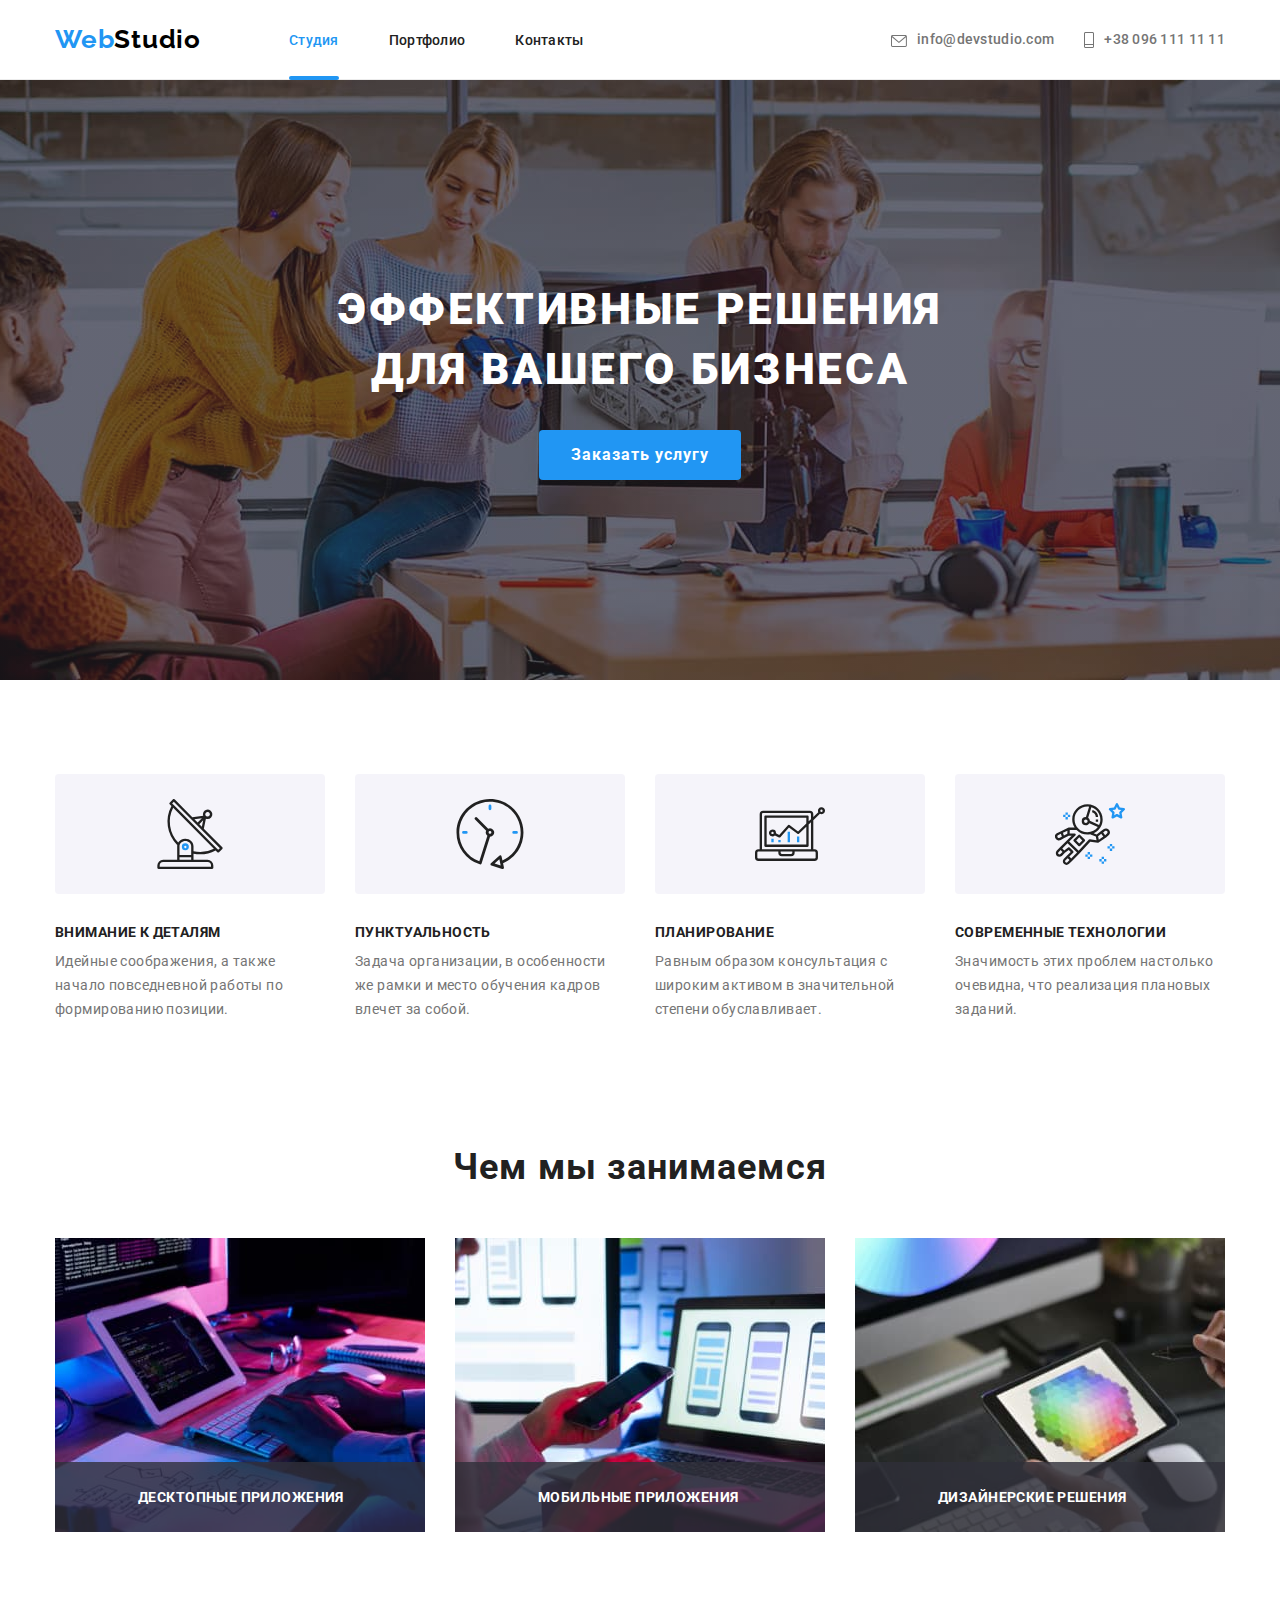
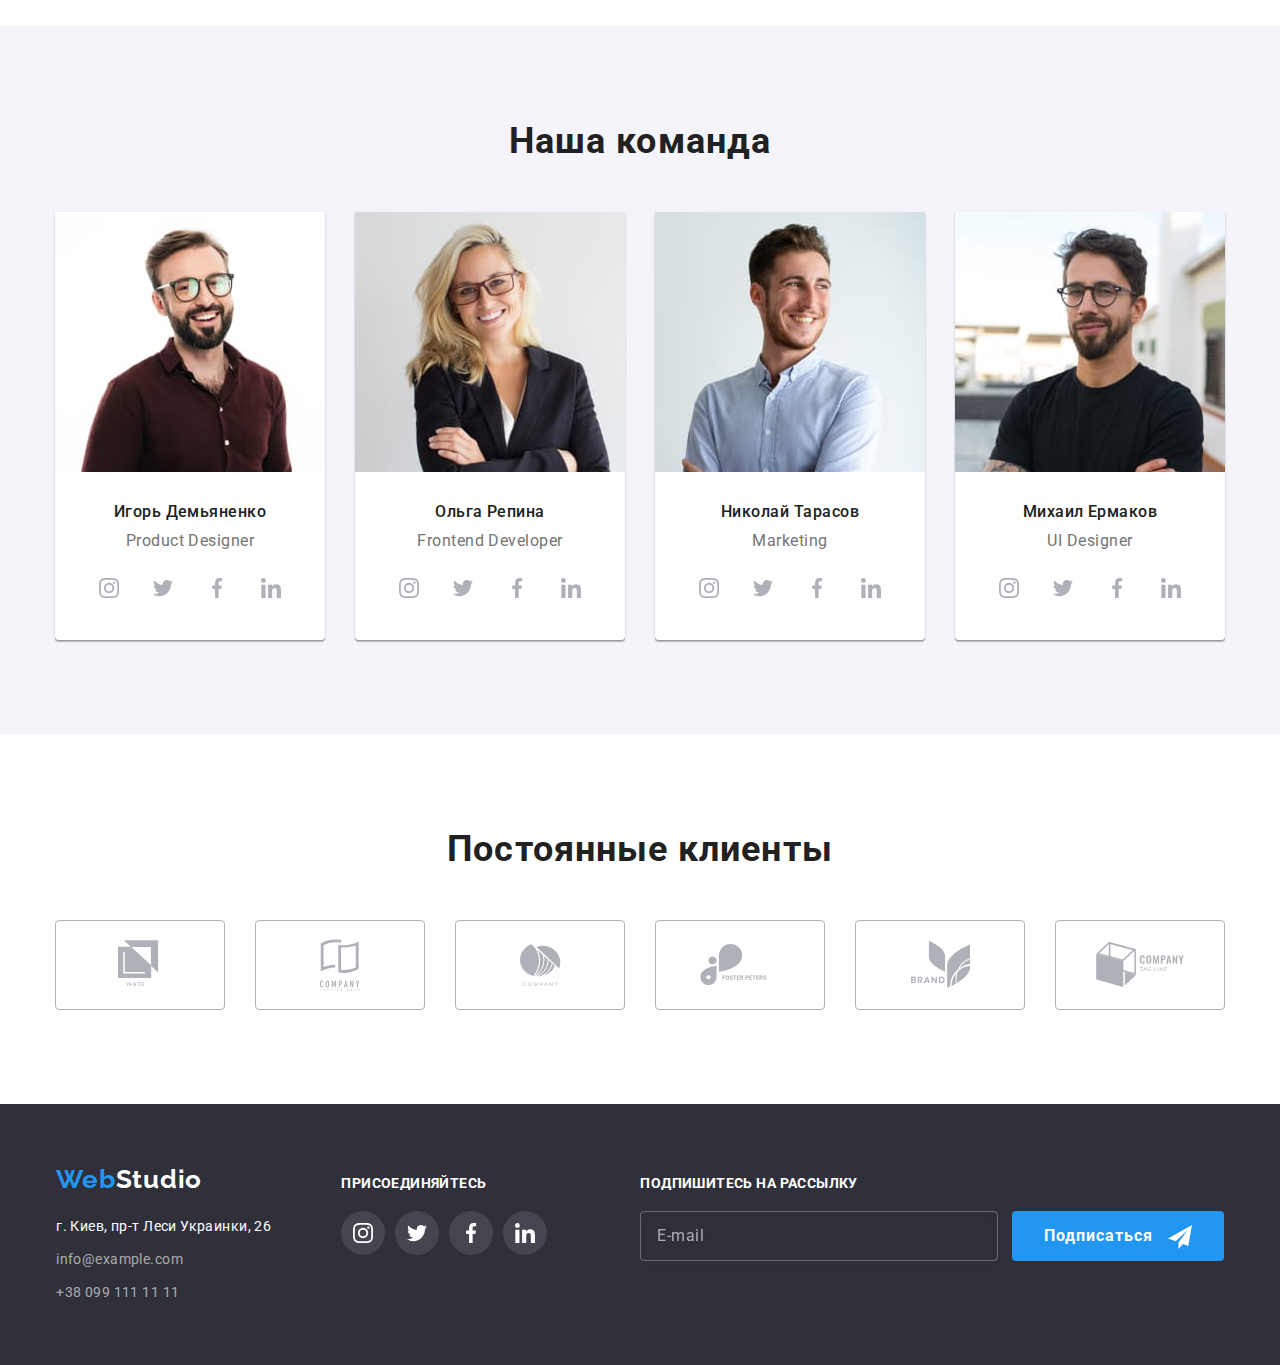
<file: index.html>
<!DOCTYPE html>
<html lang="ru">
  <head>
    <meta charset="UTF-8" />
    <meta name="viewport" content="width=device-width, initial-scale=1.0" />
    <title>WebStudio</title>
    <link
      rel="stylesheet"
      href="https://cdnjs.cloudflare.com/ajax/libs/modern-normalize/1.0.0/modern-normalize.css"
    />
    <link
      href="https://fonts.googleapis.com/css2?family=Raleway:wght@700&family=Roboto:wght@400;500;700;900&display=swap"
      rel="stylesheet"
    />
    <link rel="stylesheet" href="./css/main.min.css" />
  </head>
  <body>
    <!-- HEADER -->
    <header class="header">
      <div class="container">
                <a class="logo logo-header link" href="./index.html" aria-label="WebStudio Logo" lang="en"><span
                    class="logo-item">Web</span>Studio</a>
                

                
                <div class="menu-container" id="menu-container" data-menu>
                  <nav class="navigation">
                    <ul class="navigation-list list">
                      <li class="navigation-list-item">
                        <a class="navigation-list-link link current" href="./index.html">Студия</a>
                      </li>
                      <li class="navigation-list-item">
                        <a class="navigation-list-link link" href="./portfolio.html">Портфолио</a>
                      </li>
                      <li class="navigation-list-item">
                        <a class="navigation-list-link link" href="">Контакты</a>
                      </li>
                    </ul>
                  </nav>
                  <address class="address">
                    <ul class="header-address-list list">
                      <li class="header-address-list-item">
                        <a class="header-mail header-address-link link" href="mailto:info@devstudio.com"><svg
                            class="icon-envelope header-icon">
                            <use href="./images/svg/sprite.svg#icon-envelope"></use>
                          </svg><span>info@devstudio.com</span>
                        </a>
                      </li>
                      <li class="header-address-list-item">
                        <a class="header-tel-link header-address-link link" href="tel:+380961111111"><svg
                            class="icon-mobile header-icon">
                            <use href="./images/svg/sprite.svg#icon-mobile"></use>
                          </svg><span>+38 096 111 11 11</span>
                        </a>
                      </li>
                    </ul>
                  </address>
                </div>
                <button type="button" class="menu-button" aria-expanded="false" aria-controls="menu-container" data-menu-button>
                  <svg width="40" height="40" aria-label="Переключатель мобильного меню">
                    <use class="icon-cross" href="./images/svg/sprite.svg#icon-cross"></use>
                    <use class="icon-menu" href="./images/svg/sprite.svg#icon-menu"></use>
                  </svg>
                </button>
                
      </div>      
    </header>
    <main>
      <!-- HERO -->
      <section class="hero">
        <h1 class="title-hero">
          Эффективные решения<br />для вашего бизнеса
        </h1>
        <button class="button" type="button" data-modal-open>Заказать услугу</button>
        <div class="backdrop is-hidden" data-modal>
          <div class="modal">
            <h2 class="modal-title">Оставьте свои данные, мы вам перезвоним</h2>
            <form action="#" method="GET" class="contact-form">
              <label for="name" class="contact-form-label">Имя</label>
              <div class="contact-form-wrapper"><input type="text" class="contact-form-input" name="user-name" id="name" />
                <svg width="12" height="12" class="contact-form-svg">
                  <use href="./images/svg/sprite.svg#icon-name"></use>
                </svg></div>
              <label for="tel-number" class="contact-form-label">Телефон</label>
              <div class="contact-form-wrapper"><input type="tel" class="contact-form-input" name="user-tel-number"
                  id="tel-number" />
                <svg width="13" height="13" class="contact-form-svg">
                  <use href="./images/svg/sprite.svg#icon-tel"></use>
                </svg> </div>
              <label for="mail" class="contact-form-label">Почта</label>
              <div class="contact-form-wrapper"><input type="email" class="contact-form-input" name="user-mail" id="mail" />
                <svg width="15" height="12" class="contact-form-svg">
                  <use href="./images/svg/sprite.svg#icon-mail"></use>
                </svg></div>
              <label for="comment" class="contact-form-label">Комментарий</label>
              <textarea name="comment" id="comment" class="contact-form-comment" placeholder="Введите текст"></textarea>
              <div class="contact-form-policy-wrapper">
                <label class="contact-form-policy-label"><input type="checkbox" name="policy" value="accept-policy"
                    class="contact-form-policy visually-hidden" /><span class="contact-form-policy-text">Соглашаюсь с
                    рассылкой и принимаю <a href="" class="modal-link"> Условия договора</a></span><span class="modal-custom-checkbox"></span></label></div>
              <button type="submit" class="button">Отправить</button>
            </form>
            <button type="button" class="close-btn" data-modal-close><svg class="close-btn-svg">
                <use href="./images/svg/sprite.svg#icon-close"></use>
              </svg></button>
          </div>
        </div>
      </section>
      <!-- ADVANTAGES -->
      <section class="advantages">
        <div class="container">
          <h2 hidden>Преимущества</h2>
          <ul class="advantages-list list">
            <li class="advantages-list-item icon-antenna">
              <h3 class="advantages-subtitle">Внимание к деталям</h3>
              <p class="advantages-description">
                Идейные соображения, а также начало повседневной работы по
                формированию позиции.
              </p>
            </li>
            <li class="advantages-list-item icon-clock">
              <h3 class="advantages-subtitle">Пунктуальность</h3>
              <p class="advantages-description">
                Задача организации, в особенности же рамки и место обучения
                кадров влечет за собой.
              </p>
            </li>
            <li class="advantages-list-item icon-diagram">
              <h3 class="advantages-subtitle">Планирование</h3>
              <p class="advantages-description">
                Равным образом консультация с широким активом в значительной
                степени обуславливает.
              </p>
            </li>
            <li class="advantages-list-item icon-astronaut">
              <h3 class="advantages-subtitle">Современные технологии</h3>
              <p class="advantages-description">
                Значимость этих проблем настолько очевидна, что реализация
                плановых заданий.
              </p>
            </li>
          </ul>
        </div>
      </section>
      <!-- ACTIVITIES -->
      <section class="activities">
        <div class="container">
          <h2 class="title">Чем мы занимаемся</h2>
          <ul class="activities-list list">
            <li class="activities-list-item">
              <img srcset="./images/activities/activity1-desktop.jpg 1x, ./images/activities/activity1-desktop@2x.jpg 2x" src="./images/activities/activity1-desktop.jpg" alt="Написание кода" width="370"
                height="294" class="activities-img" />
              <p class="activities-description">Десктопные приложения</p>
            </li>
            <li class="activities-list-item">
              <img srcset="./images/activities/activity2-desktop.jpg 1x, ./images/activities/activity2-desktop@2x.jpg 2x" src="./images/activities/activity2-desktop.jpg" alt="Оптимизация для смартфонов"
                width="370" height="294" class="activities-img" />
              <p class="activities-description">Мобильные приложения</p>
            </li>
            <li class="activities-list-item">
              <img srcset="./images/activities/activity3-desktop.jpg 1x, ./images/activities/activity3-desktop@2x.jpg 2x" src="./images/activities/activity3-desktop.jpg" alt="Графический дизайн" width="370"
                height="294" class="activities-img" />
              <p class="activities-description">Дизайнерские решения</p>
            </li>
          </ul>
        </div>
      </section>

    <!-- MASTERS -->
    <section class="masters">
      <div class="container">
        <h2 class="title">Наша команда</h2>
        <ul class="masters-list list">
          <li class="masters-list-item">
            <picture>
              <source srcset="./images/masters/master1-mobile.jpg 1x, ./images/masters/master1-mobile@2x.jpg 2x" media="(max-width: 767px)" />
              <source srcset="./images/masters/master1-desktop.jpg 1x, ./images/masters/master1-desktop@2x.jpg 2x"
                media="(min-width: 1200px)" />
              <source srcset="./images/masters/master1-tablet.jpg 1x, ./images/masters/master1-tablet@2x.jpg 2x"
                media="(min-width: 768px)" />

              <img class="masters-img" src="./images/masters/master1-mobile.jpg" alt="Игорь Демьяненко" />
            </picture>
            
            <div class="masters-container">
              <h3 class="masters-subtitle">Игорь Демьяненко</h3>
              <p class="masters-description">Product Designer</p>
              <ul class="social-list list">
                <li class="social-list-item">
                  <a class="social-list-link" href="">
                    <svg class="social-list-svg">
                      <use href="./images/svg/sprite.svg#icon-instagram"></use>
                    </svg>
                  </a>
                </li>
                <li class="social-list-item">
                  <a class="social-list-link" href="">
                    <svg class="social-list-svg">
                      <use href="./images/svg/sprite.svg#icon-twitter"></use>
                    </svg>
                  </a>
                </li>
                <li class="social-list-item">
                  <a class="social-list-link" href="">
                    <svg class="social-list-svg">
                      <use href="./images/svg/sprite.svg#icon-facebook"></use>
                    </svg>
                  </a>
                </li>
                <li class="social-list-item">
                  <a class="social-list-link" href="">
                    <svg class="social-list-svg">
                      <use href="./images/svg/sprite.svg#icon-linkedin"></use>
                    </svg>
                  </a>
                </li>
              </ul>
            </div>
          </li>
          <li class="masters-list-item">
            <picture>
              <source srcset="./images/masters/master2-mobile.jpg 1x, ./images/masters/master2-mobile@2x.jpg 2x"
                media="(max-width: 767px)" />
              <source srcset="./images/masters/master2-desktop.jpg 1x, ./images/masters/master2-desktop@2x.jpg 2x"
                media="(min-width: 1200px)" />
                <source srcset="./images/masters/master2-tablet.jpg 1x, ./images/masters/master2-tablet@2x.jpg 2x"
                media="(min-width: 768px)" />

              <img class="masters-img" src="./images/masters/master2-mobile.jpg" alt="Ольга Репина" />
            </picture>

            <div class="masters-container">
              <h3 class="masters-subtitle">Ольга Репина</h3>
              <p class="masters-description">Frontend Developer</p>
              <ul class="social-list list">
                <li class="social-list-item">
                  <a class="social-list-link" href="">
                    <svg class="social-list-svg">
                      <use href="./images/svg/sprite.svg#icon-instagram"></use>
                    </svg>
                  </a>
                </li>
                <li class="social-list-item">
                  <a class="social-list-link" href="">
                    <svg class="social-list-svg">
                      <use href="./images/svg/sprite.svg#icon-twitter"></use>
                    </svg>
                  </a>
                </li>
                <li class="social-list-item">
                  <a class="social-list-link" href="">
                    <svg class="social-list-svg">
                      <use href="./images/svg/sprite.svg#icon-facebook"></use>
                    </svg>
                  </a>
                </li>
                <li class="social-list-item">
                  <a class="social-list-link" href="">
                    <svg class="social-list-svg">
                      <use href="./images/svg/sprite.svg#icon-linkedin"></use>
                    </svg>
                  </a>
                </li>
              </ul>
            </div>
          </li>
          <li class="masters-list-item">
            <picture>
              <source srcset="./images/masters/master3-mobile.jpg 1x, ./images/masters/master3-mobile@2x.jpg 2x"
                media="(max-width: 767px)" />
              <source srcset="./images/masters/master3-desktop.jpg 1x, ./images/masters/master3-desktop@2x.jpg 2x"
                media="(min-width: 1200px)" />
                <source srcset="./images/masters/master3-tablet.jpg 1x, ./images/masters/master3-tablet@2x.jpg 2x"
                media="(min-width: 768px)" />
              <img class="masters-img" src="./images/masters/master3-mobile.jpg" alt="Николай Тарасов" />
            </picture>
            <div class="masters-container">
              <h3 class="masters-subtitle">Николай Тарасов</h3>
              <p class="masters-description">Marketing</p>
              <ul class="social-list list">
                <li class="social-list-item">
                  <a class="social-list-link" href="">
                    <svg class="social-list-svg">
                      <use href="./images/svg/sprite.svg#icon-instagram"></use>
                    </svg>
                  </a>
                </li>
                <li class="social-list-item">
                  <a class="social-list-link" href="">
                    <svg class="social-list-svg">
                      <use href="./images/svg/sprite.svg#icon-twitter"></use>
                    </svg>
                  </a>
                </li>
                <li class="social-list-item">
                  <a class="social-list-link" href="">
                    <svg class="social-list-svg">
                      <use href="./images/svg/sprite.svg#icon-facebook"></use>
                    </svg>
                  </a>
                </li>
                <li class="social-list-item">
                  <a class="social-list-link" href="">
                    <svg class="social-list-svg">
                      <use href="./images/svg/sprite.svg#icon-linkedin"></use>
                    </svg>
                  </a>
                </li>
              </ul>
            </div>
          </li>
          <li class="masters-list-item">
            <picture>
              <source srcset="./images/masters/master4-mobile.jpg 1x, ./images/masters/master4-mobile@2x.jpg 2x"
                media="(max-width: 767px)" />
              <source srcset="./images/masters/master4-desktop.jpg 1x, ./images/masters/master4-desktop@2x.jpg 2x"
                media="(min-width: 1200px)" />
                <source srcset="./images/masters/master4-tablet.jpg 1x, ./images/masters/master4-tablet@2x.jpg 2x"
                media="(min-width: 768px)" />

              <img class="masters-img" src="./images/masters/master4-mobile.jpg" alt="Михаил Ермаков" />
            </picture>
            <div class="masters-container">
              <h3 class="masters-subtitle">Михаил Ермаков</h3>
              <p class="masters-description">UI Designer</p>
              <ul class="social-list list">
                <li class="social-list-item">
                  <a class="social-list-link" href="">
                    <svg class="social-list-svg">
                      <use href="./images/svg/sprite.svg#icon-instagram"></use>
                    </svg>
                  </a>
                </li>
                <li class="social-list-item">
                  <a class="social-list-link" href="">
                    <svg class="social-list-svg">
                      <use href="./images/svg/sprite.svg#icon-twitter"></use>
                    </svg>
                  </a>
                </li>
                <li class="social-list-item">
                  <a class="social-list-link" href="">
                    <svg class="social-list-svg">
                      <use href="./images/svg/sprite.svg#icon-facebook"></use>
                    </svg>
                  </a>
                </li>
                <li class="social-list-item">
                  <a class="social-list-link" href="">
                    <svg class="social-list-svg">
                      <use href="./images/svg/sprite.svg#icon-linkedin"></use>
                    </svg>
                  </a>
                </li>
              </ul>
            </div>
          </li>
        </ul>
      </div>
    </section>
    <!-- CLIENTS -->
    <section class="clients">
      <div class="container">
        <h2 class="title">Постоянные клиенты</h2>
        <ul class="clients-list list">
          <li class="clients-list-item">
            <a class="clients-list-link link" href="">
              <svg class="clients-list-svg client-1">
                <use href="./images/svg/sprite.svg#icon-logo_1"></use>
              </svg>
            </a>
          </li>
          <li class="clients-list-item">
            <a class="clients-list-link link" href="">
              <svg class="clients-list-svg client-2">
                <use href="./images/svg/sprite.svg#icon-logo_2"></use>
              </svg>
            </a>
          </li>
          <li class="clients-list-item">
            <a class="clients-list-link link" href="">
              <svg class="clients-list-svg client-3">
                <use href="./images/svg/sprite.svg#icon-logo_3"></use>
              </svg>
            </a>
          </li>
          <li class="clients-list-item">
            <a class="clients-list-link link" href="">
              <svg class="clients-list-svg client-4">
                <use href="./images/svg/sprite.svg#icon-logo_4"></use>
              </svg>
            </a>
          </li>
          <li class="clients-list-item">
            <a class="clients-list-link link" href="">
              <svg class="clients-list-svg client-5">
                <use href="./images/svg/sprite.svg#icon-logo_5"></use>
              </svg>
            </a>
          </li>
          <li class="clients-list-item">
            <a class="clients-list-link link" href="">
              <svg class="clients-list-svg client-6">
                <use href="./images/svg/sprite.svg#icon-logo_6"></use>
              </svg>
            </a>
          </li>
        </ul>
      </div>
    </section>
    </main>
    <footer class="footer">
      <div class="footer-container">
        <div class="footer-wrapper">
          <div class="footer-address-wrapper">
            <a class="logo logo-footer link" href="./index.html" aria-label="WebStudio Logo" lang="en">
              <span class="logo-item">Web</span>Studio</a>
            <address>
              <ul class="footer-list list">
                <li class="footer-list-item">
                  <a class="footer-address link" href="https://goo.gl/maps/Zfj8epgxewDP32ScA" target="blank">г.
                    Киев, пр-т Леси Украинки, 26</a>
                </li>
                <li class="footer-list-item">
                  <a class="footer-mail link" href="mailto:info@example.com">info@example.com</a>
                </li>
                <li class="footer-list-item">
                  <a class="footer-tel-link link" href="tel:+380991111111">+38 099 111 11 11</a>
                </li>
              </ul>
            </address>
          </div>
          <div class="footer-social-list-container">
            <p class="footer-text">присоединяйтесь</p>
            <ul class="footer-social-list list">
              <li class="footer-social-list-item">
                <a class="footer-social-list-link link" href="">
                  <svg class="footer-social-list-svg">
                    <use href="./images/svg/sprite.svg#icon-instagram"></use>
                  </svg>
                </a>
              </li>
              <li class="footer-social-list-item">
                <a class="footer-social-list-link link" href="">
                  <svg class="footer-social-list-svg">
                    <use href="./images/svg/sprite.svg#icon-twitter"></use>
                  </svg>
                </a>
              </li>
              <li class="footer-social-list-item">
                <a class="footer-social-list-link link" href="">
                  <svg class="footer-social-list-svg">
                    <use href="./images/svg/sprite.svg#icon-facebook"></use>
                  </svg>
                </a>
              </li>
              <li class="footer-social-list-item">
                <a class="footer-social-list-link link" href="">
                  <svg class="footer-social-list-svg">
                    <use href="./images/svg/sprite.svg#icon-linkedin"></use>
                  </svg>
                </a>
              </li>
            </ul>
          </div>
        </div>

        <div class="footer-input-container">
          <p class="footer-text">Подпишитесь на рассылку</p>
          <form action="#" class="mail-form">
            <input type="email" name="mail" placeholder="E-mail" class="mail-form-input">
            <button type="submit" class="button">Подписаться <svg class="icon-send">
                <use href="./images/svg/sprite.svg#icon-send"></use>
              </svg></button>
          </form>
        </div>
      </div>
    </footer>

    
    <script src="./js/menu.js"></script>
    <script src="./js/modal.js"></script>

  </body>
</html>
</file>
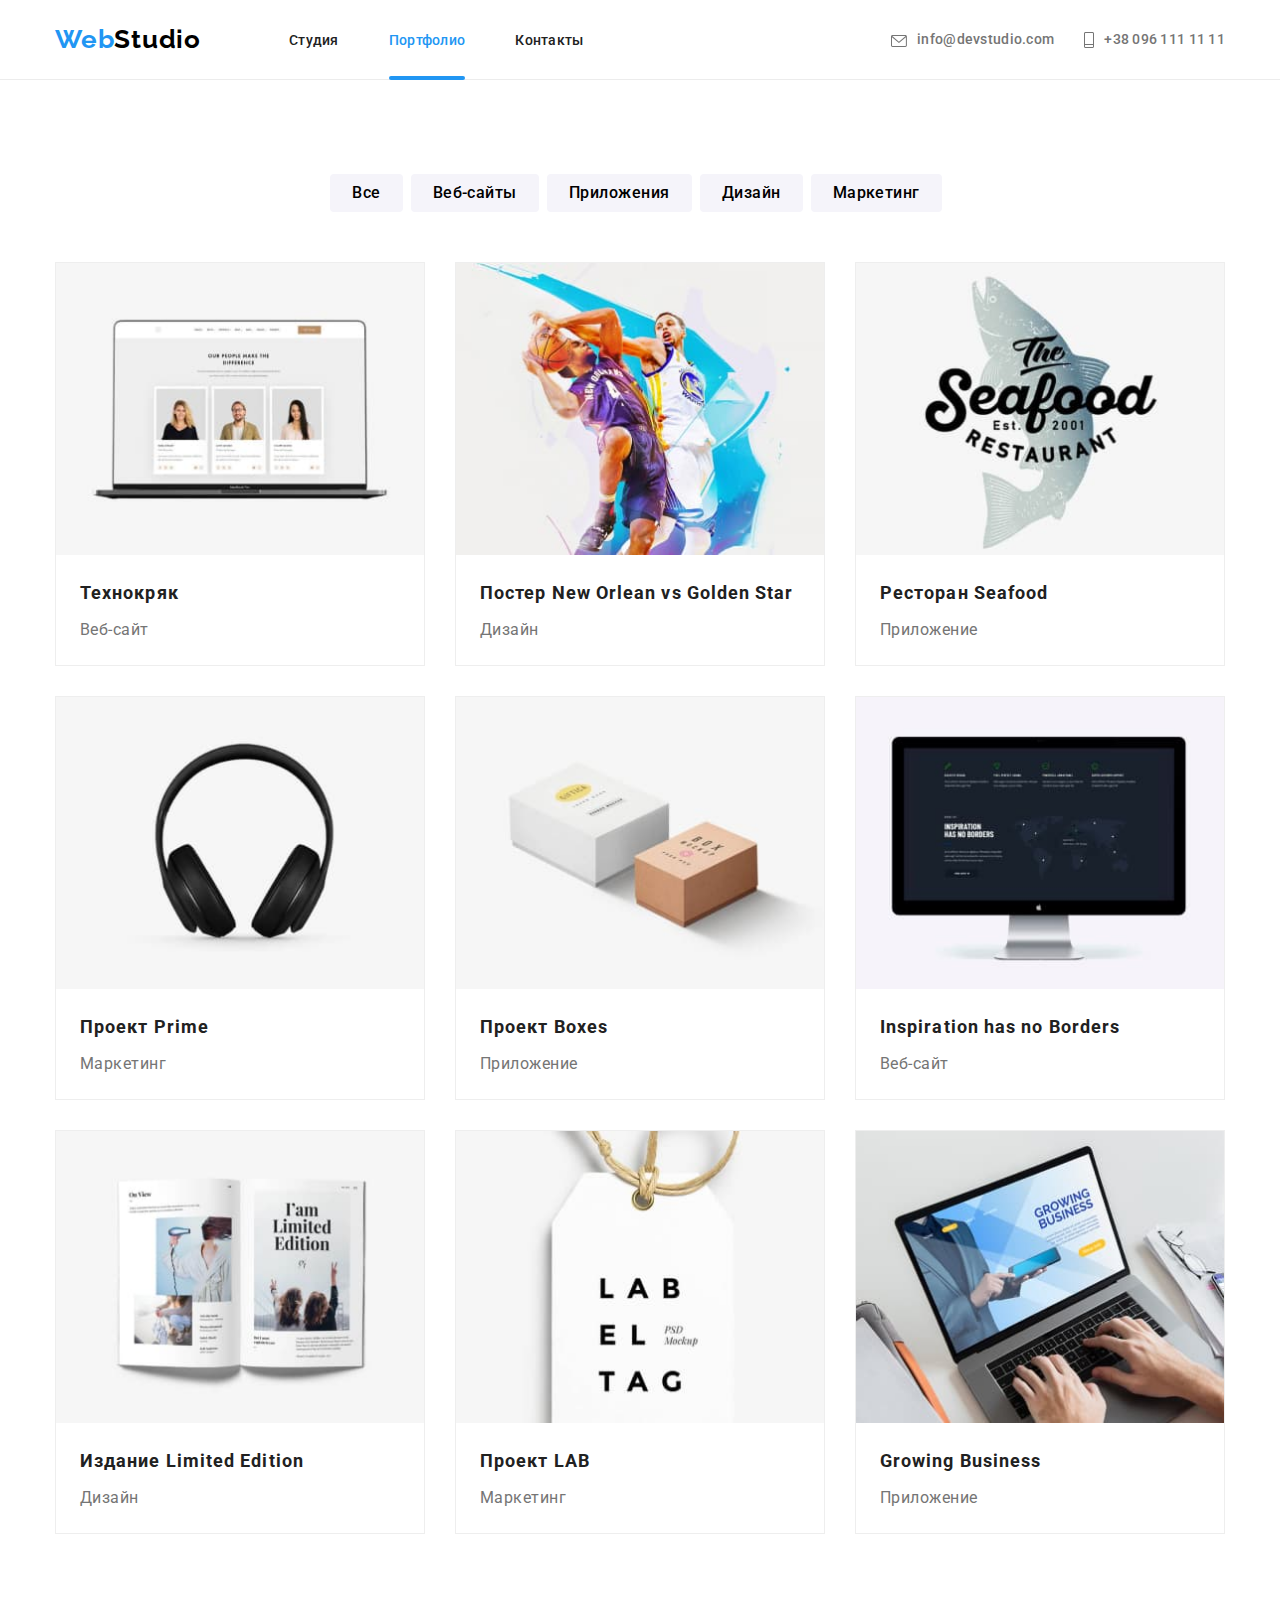
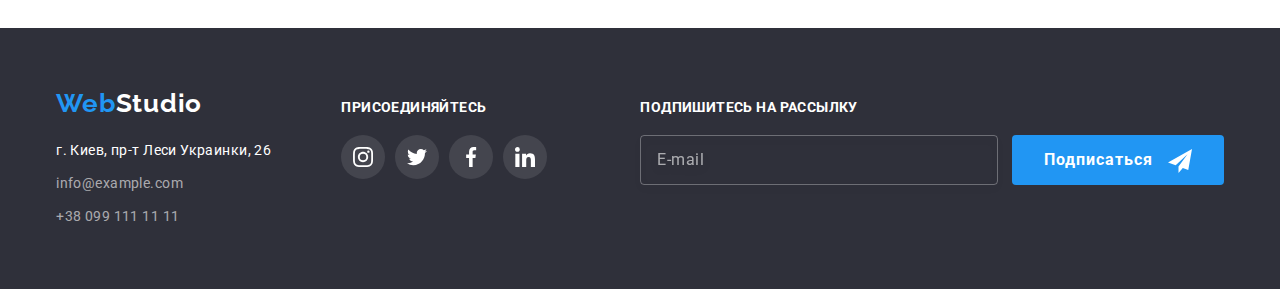
<file: portfolio.html>
<!DOCTYPE html>
<html lang="ru">
  <head>
    <meta charset="UTF-8" />
    <meta name="viewport" content="width=device-width, initial-scale=1.0" />
    <title>Портфолио</title>
    <link
      rel="stylesheet"
      href="https://cdnjs.cloudflare.com/ajax/libs/modern-normalize/1.0.0/modern-normalize.css"
    />
    <link
      href="https://fonts.googleapis.com/css2?family=Raleway:wght@700&family=Roboto:wght@400;500;700;900&display=swap"
      rel="stylesheet"
    />
    <link rel="stylesheet" href="./css/portfolio.min.css" />
  </head>
  <body>
    <!-- HEADER -->
    <header class="header">
      <div class="container">
        <a class="logo logo-header link" href="./index.html" aria-label="WebStudio Logo" lang="en"><span
            class="logo-item">Web</span>Studio</a>
    
        <button type="button" class="menu-button" aria-expanded="false" aria-controls="menu-container" data-menu-button>
          <svg width="40" height="40" aria-label="Переключатель мобильного меню">
            <use class="icon-cross" href="./images/svg/sprite.svg#icon-cross"></use>
            <use class="icon-menu" href="./images/svg/sprite.svg#icon-menu"></use>
          </svg>
        </button>
    
        <div class="menu-container" id="menu-container" data-menu>
          <nav class="navigation">
            <ul class="navigation-list list">
              <li class="navigation-list-item">
                <a class="navigation-list-link link" href="./index.html">Студия</a>
              </li>
              <li class="navigation-list-item">
                <a class="navigation-list-link link current" href="./portfolio.html">Портфолио</a>
              </li>
              <li class="navigation-list-item">
                <a class="navigation-list-link link" href="">Контакты</a>
              </li>
            </ul>
          </nav>
          <address class="address">
            <ul class="header-address-list list">
              <li class="header-address-list-item">
                <a class="header-mail header-address-link link" href="mailto:info@devstudio.com"><svg
                    class="icon-envelope header-icon">
                    <use href="./images/svg/sprite.svg#icon-envelope"></use>
                  </svg><span>info@devstudio.com</span>
                </a>
              </li>
              <li class="header-address-list-item">
                <a class="header-tel-link header-address-link link" href="tel:+380961111111"><svg
                    class="icon-mobile header-icon">
                    <use href="./images/svg/sprite.svg#icon-mobile"></use>
                  </svg><span>+38 096 111 11 11</span>
                </a>
              </li>
            </ul>
          </address>
        </div>
      </div>
    </header>
    <main>
      <!-- PROJECTS -->
      <section class="projects">
        <div class="container">
          <h1 hidden>Наши проекты</h1>
          <ul class="projects-btn-list list">
            <li class="projects-btn-list-item">
              <button class="projects-btn" type="button">Все</button>
            </li>
            <li class="projects-btn-list-item">
              <button class="projects-btn" type="button">Веб-сайты</button>
            </li>
            <li class="projects-btn-list-item">
              <button class="projects-btn" type="button">Приложения</button>
            </li>
            <li class="projects-btn-list-item">
              <button class="projects-btn" type="button">Дизайн</button>
            </li>
            <li class="projects-btn-list-item">
              <button class="projects-btn" type="button">Маркетинг</button>
            </li>
          </ul>
          <ul class="projects-list list">
            <li class="projects-list-item">
              <a class="projects-list-link link" href=""
                ><div class="projects-overlay">
                  <picture>
                    <source srcset="./images/portfolio-projects/project1-mobile.jpg 1x, ./images/portfolio-projects/project1-mobile@2x.jpg 2x"
                      media="(max-width: 767px)" />
                    <source srcset="./images/portfolio-projects/project1-desktop.jpg 1x, ./images/portfolio-projects/project1-desktop@2x.jpg 2x"
                      media="(min-width: 1200px)" />
                    <source srcset="./images/portfolio-projects/project1-tablet.jpg 1x, ./images/portfolio-projects/project1-tablet@2x.jpg 2x"
                      media="(min-width: 768px)" />
                    <img class="projects-img" src="./images/portfolio-projects/project1-mobile.jpg"
                    alt="Ноутбук с открытой страницей в Интернете" />
                  </picture>

                <p class="projects-text">Технокряк это современная площадка распространения коронавируса. Компании используют эту платформу для цифрового
                шпионажа и атак на защищённые сервера конкурентов.</p></div>
                
                <div class="projects-container">
                  <h2 class="projects-subtitle">Технокряк</h2>
                  <p class="projects-description">Веб-сайт</p>
                </div>
              </a>
            </li>
            <li class="projects-list-item">
              <a class="projects-list-link link" href=""
                ><div class="projects-overlay">
                  <picture>
                    <source srcset="./images/portfolio-projects/project2-mobile.jpg 1x, ./images/portfolio-projects/project2-mobile@2x.jpg 2x"
                      media="(max-width: 767px)" />
                    <source srcset="./images/portfolio-projects/project2-desktop.jpg 1x, ./images/portfolio-projects/project2-desktop@2x.jpg 2x"
                      media="(min-width: 1200px)" />
                    <source srcset="./images/portfolio-projects/project2-tablet.jpg 1x, ./images/portfolio-projects/project2-tablet@2x.jpg 2x"
                      media="(min-width: 768px)" />
                    <img class="projects-img" src="./images/portfolio-projects/project2-mobile.jpg"
                    alt="Два баскетболиста с мячом" />
                  </picture>

                <p class="projects-text">Технокряк это современная площадка распространения коронавируса. Компании используют эту
                  платформу для цифрового
                  шпионажа и атак на защищённые сервера конкурентов.</p></div>
                <div class="projects-container">
                  <h2 class="projects-subtitle">
                    Постер <span lang="en">New Orlean vs Golden Star</span>
                  </h2>
                  <p class="projects-description">Дизайн</p>
                </div>
              </a>
            </li>
            <li class="projects-list-item">
              <a class="projects-list-link link" href=""
                ><div class="projects-overlay">
                  <picture>
                    <source
                      srcset="./images/portfolio-projects/project3-mobile.jpg 1x, ./images/portfolio-projects/project3-mobile@2x.jpg 2x"
                      media="(max-width: 767px)" />
                    <source
                      srcset="./images/portfolio-projects/project3-desktop.jpg 1x, ./images/portfolio-projects/project3-desktop@2x.jpg 2x"
                      media="(min-width: 1200px)" />
                    <source
                      srcset="./images/portfolio-projects/project3-tablet.jpg 1x, ./images/portfolio-projects/project3-tablet@2x.jpg 2x"
                      media="(min-width: 768px)" />
                    <img class="projects-img" src="./images/portfolio-projects/project3-mobile.jpg" alt="Логотип ресторана Seafood" />
                  </picture>

                <p class="projects-text">Технокряк это современная площадка распространения коронавируса. Компании используют эту
                  платформу для цифрового
                  шпионажа и атак на защищённые сервера конкурентов.</p></div>
                <div class="projects-container">
                  <h2 class="projects-subtitle">
                    Ресторан <span lang="en">Seafood</span>
                  </h2>
                  <p class="projects-description">Приложение</p>
                </div>
              </a>
            </li>
            <li class="projects-list-item">
              <a class="projects-list-link link" href=""
                ><div class="projects-overlay">
                  <picture>
                    <source
                      srcset="./images/portfolio-projects/project4-mobile.jpg 1x, ./images/portfolio-projects/project4-mobile@2x.jpg 2x"
                      media="(max-width: 767px)" />
                    <source
                      srcset="./images/portfolio-projects/project4-desktop.jpg 1x, ./images/portfolio-projects/project4-desktop@2x.jpg 2x"
                      media="(min-width: 1200px)" />
                    <source
                      srcset="./images/portfolio-projects/project4-tablet.jpg 1x, ./images/portfolio-projects/project4-tablet@2x.jpg 2x"
                      media="(min-width: 768px)" />
                    <img class="projects-img" src="./images/portfolio-projects/project4-mobile.jpg" alt="Наушники" />
                  </picture>

                <p class="projects-text">Технокряк это современная площадка распространения коронавируса. Компании используют эту
                  платформу для цифрового
                  шпионажа и атак на защищённые сервера конкурентов.</p></div>
                <div class="projects-container">
                  <h2 class="projects-subtitle">
                    Проект <span lang="en">Prime</span>
                  </h2>
                  <p class="projects-description">Маркетинг</p>
                </div>
              </a>
            </li>
            <li class="projects-list-item">
              <a class="projects-list-link link" href=""
                ><div class="projects-overlay">
                  <picture>
                    <source
                      srcset="./images/portfolio-projects/project5-mobile.jpg 1x, ./images/portfolio-projects/project5-mobile@2x.jpg 2x"
                      media="(max-width: 767px)" />
                    <source srcset="./images/portfolio-projects/project5-desktop.jpg 1x, ./images/portfolio-projects/project5-desktop@2x.jpg 2x"
                      media="(min-width: 1200px)" />
                    <source srcset="./images/portfolio-projects/project5-tablet.jpg 1x, ./images/portfolio-projects/project5-tablet@2x.jpg 2x"
                      media="(min-width: 768px)" />
                    <img class="projects-img" src="./images/portfolio-projects/project5-mobile.jpg" alt="Две коробки" />
                  </picture>

                <p class="projects-text">Технокряк это современная площадка распространения коронавируса. Компании используют эту
                  платформу для цифрового
                  шпионажа и атак на защищённые сервера конкурентов.</p></div>
                <div class="projects-container">
                  <h2 class="projects-subtitle">
                    Проект <span lang="en">Boxes</span>
                  </h2>
                  <p class="projects-description">Приложение</p>
                </div>
              </a>
            </li>
            <li class="projects-list-item">
              <a class="projects-list-link link" href=""
                ><div class="projects-overlay">
                  <picture>
                    <source
                      srcset="./images/portfolio-projects/project6-mobile.jpg 1x, ./images/portfolio-projects/project6-mobile@2x.jpg 2x"
                      media="(max-width: 767px)" />
                    <source srcset="./images/portfolio-projects/project6-desktop.jpg 1x, ./images/portfolio-projects/project6-desktop@2x.jpg 2x"
                      media="(min-width: 1200px)" />
                    <source srcset="./images/portfolio-projects/project6-tablet.jpg 1x, ./images/portfolio-projects/project6-tablet@2x.jpg 2x"
                      media="(min-width: 768px)" />
                    <img class="projects-img" src="./images/portfolio-projects/project6-mobile.jpg" alt="Экран монитора" />
                  </picture>

                <p class="projects-text">Технокряк это современная площадка распространения коронавируса. Компании используют эту
                  платформу для цифрового
                  шпионажа и атак на защищённые сервера конкурентов.</p></div>
                <div class="projects-container">
                  <h2 class="projects-subtitle">
                    <span lang="en">Inspiration has no Borders</span>
                  </h2>
                  <p class="projects-description">Веб-сайт</p>
                </div>
              </a>
            </li>
            <li class="projects-list-item">
              <a class="projects-list-link link" href=""
                ><div class="projects-overlay">
                  <picture>
                    <source
                      srcset="./images/portfolio-projects/project7-mobile.jpg 1x, ./images/portfolio-projects/project7-mobile@2x.jpg 2x"
                      media="(max-width: 767px)" />
                    <source
                      srcset="./images/portfolio-projects/project7-desktop.jpg 1x, ./images/portfolio-projects/project7-desktop@2x.jpg 2x"
                      media="(min-width: 1200px)" />
                    <source
                      srcset="./images/portfolio-projects/project7-tablet.jpg 1x, ./images/portfolio-projects/project7-tablet@2x.jpg 2x"
                      media="(min-width: 768px)" />
                    <img class="projects-img" src="./images/portfolio-projects/project7-mobile.jpg" alt="Открытая книга" />
                  </picture>

                <p class="projects-text">Технокряк это современная площадка распространения коронавируса. Компании используют эту
                  платформу для цифрового
                  шпионажа и атак на защищённые сервера конкурентов.</p></div>
                <div class="projects-container">
                  <h2 class="projects-subtitle">
                    Издание <span lang="en">Limited Edition</span>
                  </h2>
                  <p class="projects-description">Дизайн</p>
                </div>
              </a>
            </li>
            <li class="projects-list-item">
              <a class="projects-list-link link" href=""
                ><div class="projects-overlay">
                  <picture>
                    <source
                      srcset="./images/portfolio-projects/project8-mobile.jpg 1x, ./images/portfolio-projects/project8-mobile@2x.jpg 2x"
                      media="(max-width: 767px)" />
                    <source
                      srcset="./images/portfolio-projects/project8-desktop.jpg 1x, ./images/portfolio-projects/project8-desktop@2x.jpg 2x"
                      media="(min-width: 1200px)" />
                    <source
                      srcset="./images/portfolio-projects/project8-tablet.jpg 1x, ./images/portfolio-projects/project8-tablet@2x.jpg 2x"
                      media="(min-width: 768px)" />
                    <img class="projects-img" src="./images/portfolio-projects/project8-mobile.jpg" alt="Этикетка" />
                  </picture>
                  

                <p class="projects-text">Технокряк это современная площадка распространения коронавируса. Компании используют эту
                  платформу для цифрового
                  шпионажа и атак на защищённые сервера конкурентов.</p></div>
                <div class="projects-container">
                  <h2 class="projects-subtitle">
                    Проект <span lang="en">LAB</span>
                  </h2>
                  <p class="projects-description">Маркетинг</p>
                </div>
              </a>
            </li>
            <li class="projects-list-item">
              <a class="projects-list-link link" href=""
                ><div class="projects-overlay">
                  <picture>
                    <source srcset="./images/portfolio-projects/project9-mobile.jpg 1x, ./images/portfolio-projects/project9-mobile@2x.jpg 2x"
                      media="(max-width: 767px)" />
                    <source srcset="./images/portfolio-projects/project9-desktop.jpg 1x, ./images/portfolio-projects/project9-desktop@2x.jpg 2x"
                      media="(min-width: 1200px)" />
                    <source srcset="./images/portfolio-projects/project9-tablet.jpg 1x, ./images/portfolio-projects/project9-tablet@2x.jpg 2x"
                      media="(min-width: 768px)" />
                    <img class="projects-img" src="./images/portfolio-projects/project9-mobile.jpg" alt="Ноутбук, за которым работают" />
                  </picture>

                <p class="projects-text">Технокряк это современная площадка распространения коронавируса. Компании используют эту
                  платформу для цифрового
                  шпионажа и атак на защищённые сервера конкурентов.</p></div>
                <div class="projects-container">
                  <h2 class="projects-subtitle" lang="en">Growing Business</h2>
                  <p class="projects-description">Приложение</p>
                </div>
              </a>
            </li>
          </ul>
        </div>
      </section>
    </main>
    <footer class="footer">
      <div class="footer-container">
        <div class="footer-wrapper">
          <div class="footer-address-wrapper">
            <a class="logo logo-footer link" href="./index.html" aria-label="WebStudio Logo" lang="en">
              <span class="logo-item">Web</span>Studio</a>
            <address>
              <ul class="footer-list list">
                <li class="footer-list-item">
                  <a class="footer-address link" href="https://goo.gl/maps/Zfj8epgxewDP32ScA" target="blank">г.
                    Киев, пр-т Леси Украинки, 26</a>
                </li>
                <li class="footer-list-item">
                  <a class="footer-mail link" href="mailto:info@example.com">info@example.com</a>
                </li>
                <li class="footer-list-item">
                  <a class="footer-tel-link link" href="tel:+380991111111">+38 099 111 11 11</a>
                </li>
              </ul>
            </address>
          </div>
          <div class="footer-social-list-container">
            <p class="footer-text">присоединяйтесь</p>
            <ul class="footer-social-list list">
              <li class="footer-social-list-item">
                <a class="footer-social-list-link link" href="">
                  <svg class="footer-social-list-svg">
                    <use href="./images/svg/sprite.svg#icon-instagram"></use>
                  </svg>
                </a>
              </li>
              <li class="footer-social-list-item">
                <a class="footer-social-list-link link" href="">
                  <svg class="footer-social-list-svg">
                    <use href="./images/svg/sprite.svg#icon-twitter"></use>
                  </svg>
                </a>
              </li>
              <li class="footer-social-list-item">
                <a class="footer-social-list-link link" href="">
                  <svg class="footer-social-list-svg">
                    <use href="./images/svg/sprite.svg#icon-facebook"></use>
                  </svg>
                </a>
              </li>
              <li class="footer-social-list-item">
                <a class="footer-social-list-link link" href="">
                  <svg class="footer-social-list-svg">
                    <use href="./images/svg/sprite.svg#icon-linkedin"></use>
                  </svg>
                </a>
              </li>
            </ul>
          </div>
        </div>
    
        <div class="footer-input-container">
          <p class="footer-text">Подпишитесь на рассылку</p>
          <form action="#" class="mail-form">
            <input type="email" name="mail" placeholder="E-mail" class="mail-form-input">
            <button type="submit" class="button">Подписаться <svg class="icon-send">
                <use href="./images/svg/sprite.svg#icon-send"></use>
              </svg></button>
          </form>
        </div>
      </div>
    </footer>

    <script src="./js/menu.js"></script>
    <script src="./js/modal.js"></script>

  </body>
</html>
</file>
<file: css/main.min.css>
*,*::before,*::after{margin:0;padding:0}body{font-family:"Roboto",sans-serif}.list{list-style:none}.link{font-style:normal;text-decoration:none;cursor:pointer}img{display:block}.container{padding:0 15px}.header .container{display:flex;align-items:center;justify-content:space-between}@media screen and (max-width: 479px){.header .container{width:100%}}.activities .container{padding-bottom:94px}.projects .container,.advantages .container,.masters .container{padding-top:60px;padding-bottom:60px;margin:0 auto}@media screen and (min-width: 480px){.container{width:480px;margin:0 auto}}@media screen and (min-width: 768px){.container{width:768px}}@media screen and (min-width: 1200px){.container{width:1200px}.projects .container,.advantages .container,.masters .container{padding-top:94px;padding-bottom:94px}}.visually-hidden{position:absolute !important;clip:rect(1px 1px 1px 1px);clip:rect(1px, 1px, 1px, 1px);padding:0 !important;border:0 !important;height:1px !important;width:1px !important;overflow:hidden}.title{font-weight:700;font-size:28px;line-height:1.179;text-align:center;letter-spacing:0.03em;color:#212121}.title-hero{font-weight:900;font-size:26px;line-height:1.615;letter-spacing:0.06em;text-transform:uppercase;color:#fff;margin-bottom:30px}.clients .title{margin-bottom:30px}.activities .title{margin-bottom:50px}.masters .title{margin-bottom:30px}@media screen and (min-width: 1200px){.title{font-size:36px;line-height:1.167}.title-hero{font-size:44px;line-height:1.363}.masters .title{margin-bottom:50px}}.logo{font-family:"Raleway",sans-serif;font-weight:700;font-size:24px;line-height:1.167;letter-spacing:0.03em;color:#212121}.logo-item{color:#2196f3}@media screen and (min-width: 768px){.header .logo{margin-right:88px}}@media screen and (min-width: 1200px){.logo{font-size:26px;line-height:1.192;color:#000}}.logo-footer{color:#fff;display:block;margin-bottom:20px}.menu-button{display:flex;border:none;background-color:transparent;outline:none;cursor:pointer}.menu-button:hover .icon-cross,.menu-button:focus .icon-cross,.menu-button:hover .icon-menu,.menu-button:focus .icon-menu{fill:#2196f3}@media screen and (min-width: 768px){.menu-button{display:none}}.menu-button .icon-cross{display:none}.menu-button.is-open .icon-cross{display:block}.menu-button.is-open .icon-menu{display:none}@media screen and (max-width: 767px){.menu-container{display:none;position:absolute;top:100%;left:0;width:100%;padding-bottom:52px;padding-top:40px;text-align:center;background:#ffffff;box-shadow:0px 4px 8px rgba(0,0,0,0.04),0px 2px 4px rgba(0,0,0,0.08),0px 1px 3px rgba(0,0,0,0.16);transition:display 250ms cubic-bezier(0.4, 0, 0.2, 1)}.menu-container.is-open{display:block;z-index:20}}@media screen and (min-width: 768px){.menu-container{display:flex;align-items:center;justify-content:space-between;flex-grow:1}.navigation-list{display:flex;align-items:center}}.button{display:flex;align-items:center;text-align:center;margin-left:auto;margin-right:auto;letter-spacing:0.06em;font-family:"Roboto",sans-serif;font-weight:700;font-size:16px;line-height:1.875;letter-spacing:0.06em;color:#fff;background-color:#2196f3;padding:10px 32px;text-align:center;border:0px;border-radius:4px;cursor:pointer}.modal .button{display:block;margin-right:auto;margin-left:auto}@media screen and (max-width: 1199px){.button{box-shadow:0px 4px 4px rgba(0,0,0,0.15)}}.backdrop{position:fixed;top:0;left:0;z-index:10;width:100%;height:100%;background-color:rgba(0,0,0,0.2);opacity:1;transition:opacity 250ms cubic-bezier(0.4, 0, 0.2, 1);overflow-y:scroll}.backdrop.is-hidden{opacity:0;visibility:hidden;pointer-events:none}.modal{position:relative;height:609px;padding:40px;background-color:#fff;transition:transform 250ms cubic-bezier(0.4, 0, 0.2, 1);z-index:11}.backdrop.is-hidden .modal{transform:translate(-50%, -50%) scale(0.6)}.modal-title{margin-bottom:12px;font-weight:700;font-size:20px;line-height:1.5;text-align:center;letter-spacing:0.03em}.modal-link{display:inline}@media screen and (max-width: 480px){.backdrop{padding-top:90px;padding-left:15px;padding-right:15px}}@media screen and (min-width: 480px){.modal{position:absolute;top:50%;left:50%;transform:translate(-50%, -50%);width:450px;transform:translate(-50%, -50%) scale(1)}}@media screen and (min-width: 1200px){.modal{width:528px;height:581px}}.contact-form-label,.contact-form-input,.contact-form-policy,.contact-form-policy-label{display:block;text-align:left}.contact-form-label{margin-bottom:4px;font-weight:400;font-size:12px;line-height:1.167;letter-spacing:0.01em;color:#757575;cursor:pointer}.contact-form-input{margin-bottom:10px;padding:11px 12px 11px 42px;width:100%;height:40px;border:1px solid rgba(33,33,33,0.2);border-radius:4px;transition:border 250ms cubic-bezier(0.4, 0, 0.2, 1),outline 250ms cubic-bezier(0.4, 0, 0.2, 1);cursor:pointer}.contact-form-input:focus,.contact-form-comment:focus{outline:none;border:1px solid #2196f3}.contact-form-wrapper{position:relative}.contact-form-svg{position:absolute;bottom:50%;left:12px;transform:translateY(50%);transition:fill 250ms cubic-bezier(0.4, 0, 0.2, 1)}.contact-form-input:focus+.contact-form-svg{fill:#2196f3}.contact-form-comment{width:100%;height:120px;margin-bottom:20px;padding:12px 16px;border:1px solid rgba(33,33,33,0.2);border-radius:4px;resize:none;transition:border 250ms cubic-bezier(0.4, 0, 0.2, 1),outline 250ms cubic-bezier(0.4, 0, 0.2, 1);cursor:pointer}.contact-form-comment::placeholder{font-weight:400;font-size:14px;line-height:1.143;letter-spacing:0.01em;color:rgba(117,117,117,0.5)}.contact-form-policy-label{position:relative;display:flex;padding-left:20px}.contact-form-policy-label,.contact-form-policy-text{align-items:center;cursor:pointer}.contact-form-policy-text{font-weight:400;font-size:12px;line-height:1.167;letter-spacing:0.03em;color:#757575}.contact-form-policy-wrapper{margin-bottom:30px}.modal-link{color:#2196f3}.modal-custom-checkbox{position:absolute;left:0;display:inline-block;width:16px;height:16px;background-image:url(../images/svg/empty-box.svg);background-size:contain;background-repeat:no-repeat;transition:background-image 250ms cubic-bezier(0.4, 0, 0.2, 1)}.contact-form-policy:checked ~ .modal-custom-checkbox{background-color:#2196f3;border-radius:2px;background-image:url(../images/svg/check.svg);background-repeat:no-repeat;background-position:center}.close-btn{display:flex;align-items:center;justify-content:center;position:absolute;top:8px;right:8px;width:30px;height:30px;background:#ffffff;border:1px solid rgba(228,189,189,0.1);border-radius:50%;cursor:pointer}.close-btn-svg{width:11px;height:11px;transition:fill 250ms cubic-bezier(0.4, 0, 0.2, 1)}.close-btn:hover .close-btn-svg{fill:#2196f3}@media screen and (min-width: 1200px){.modal-title{line-height:1.15}.contact-form-comment::placeholder{font-size:12px;line-height:1.167}.contact-form-policy-text{font-size:14px;line-height:1.714}}.header{position:relative;display:flex;align-items:center;border-bottom:1px solid #ececec;height:60px;text-align:center}.header .link{display:block}.header-address-link{display:flex;align-items:center}.header-mail,.header-tel-link{font-weight:500;font-size:18px;line-height:1.167;letter-spacing:0.02em;color:#757575;transition:color 250ms cubic-bezier(0.4, 0, 0.2, 1)}.header-icon{fill:#757575}.navigation-list-link{font-family:"Roboto",sans-serif;font-weight:500;font-size:18px;line-height:1.167;letter-spacing:0.02em;color:#212121}.navigation-list-link.current,.navigation-list-link:hover,.navigation-list-link:focus,.header-tel-link:hover,.header-tel-link:focus,.header-mail:hover,.header-mail:focus{color:#2196f3}.icon-envelope{width:16px;height:12px;transition:fill 250ms cubic-bezier(0.4, 0, 0.2, 1)}.icon-mobile{width:10px;height:15px;transition:fill 250ms cubic-bezier(0.4, 0, 0.2, 1)}.header-mail:hover .icon-envelope,.header-tel-link:hover .icon-mobile,.header-mail:focus .icon-envelope,.header-tel-link:focus .icon-mobile{fill:#2196f3}@media screen and (max-width: 767px){.header{position:fixed;top:0;left:0;width:100%;z-index:10;background-color:#fff}body{padding-top:60px}.navigation-list{margin-bottom:32px}.navigation-list-link{padding:20px 0}.header-address-link{padding:8px}.header-icon{margin-right:10px}}@media screen and (min-width: 768px){.header{height:80px}.navigation-list{margin-right:84px}.navigation-list-item:not(:last-child){margin-right:50px}.navigation-list-link{font-size:12px;line-height:1.143;padding-top:32px;padding-bottom:32px}.header-mail,.header-tel-link{font-size:12px;line-height:1.143}.header-address-list{text-align:start}.icon-envelope{width:14px;height:10px;margin-right:11px}.icon-mobile{height:14px;margin-right:15px}}@media screen and (min-width: 768px) and (max-width: 1199px){.header-address-list-item:not(:last-child){margin-bottom:10px}}@media screen and (min-width: 1200px){.navigation-list-link{font-size:14px}.header-address-list{display:flex;align-items:center}.header-address-list-item:not(:last-child){margin-right:30px}.icon-envelope{width:16px;height:12px;margin-right:10px;vertical-align:middle}.icon-mobile{width:10px;height:16px;margin-right:10px;vertical-align:middle}.header-mail,.header-tel-link{font-size:14px}}.link.current{display:inline-block;position:relative}.link.current::after{content:"";position:absolute;left:0;bottom:8px;display:block;width:100%;height:4px;background-color:#2196f3;border-radius:2px}@media screen and (min-width: 768px){.link.current::after{bottom:0}}.hero{padding-top:118px;padding-bottom:118px;max-width:768px;min-height:400px;margin-left:auto;margin-right:auto;text-align:center;background:#2f303a;background-image:linear-gradient(rgba(47,48,58,0.4), rgba(47,48,58,0.4)),url(../images/hero/hero-mobile.jpg);background-repeat:no-repeat;background-size:cover;background-position:center}@media screen and (min-device-pixel-ratio: 2) and (max-width: 767px), screen and (min-resolution: 192dpi) and (max-width: 767px), screen and (min-resolution: 2dppx) and (max-width: 767px){.hero{background-image:linear-gradient(rgba(47,48,58,0.4), rgba(47,48,58,0.4)),url("../images/hero/hero-mobile@2x.jpg")}}@media screen and (min-width: 768px){.hero{max-width:1199px;background-image:linear-gradient(rgba(47,48,58,0.4), rgba(47,48,58,0.4)),url(../images/hero/hero-tablet.jpg)}}@media screen and (min-device-pixel-ratio: 2) and (min-width: 768px), screen and (min-resolution: 192dpi) and (min-width: 768px), screen and (min-resolution: 2dppx) and (min-width: 768px){.hero{background-image:linear-gradient(rgba(47,48,58,0.4), rgba(47,48,58,0.4)),url("../images/hero/hero-tablet@2x.jpg")}}@media screen and (min-width: 1200px){.hero{padding-top:200px;padding-bottom:200px;max-width:1600px;min-height:600px;background-image:linear-gradient(rgba(47,48,58,0.4), rgba(47,48,58,0.4)),url(../images/hero/hero-desktop.jpg)}}@media screen and (min-device-pixel-ratio: 2) and (min-width: 1200px), screen and (min-resolution: 192dpi) and (min-width: 1200px), screen and (min-resolution: 2dppx) and (min-width: 1200px){.hero{background-image:linear-gradient(rgba(47,48,58,0.4), rgba(47,48,58,0.4)),url("../images/hero/hero-desktop@2x.jpg")}}.advantages-subtitle{font-weight:700;font-size:14px;line-height:1.143;letter-spacing:0.03em;text-transform:uppercase;text-align:center;color:#212121;margin-bottom:10px}.advantages-description{font-weight:400;font-size:14px;line-height:1.714;letter-spacing:0.03em;color:#757575}.advantages-list-item::before{display:block;content:"";height:120px;margin-bottom:30px;border-radius:4px;background:#f5f4fa;background-size:70px;background-repeat:no-repeat;background-position:center}.icon-antenna::before{background-image:url("../images/svg/antenna.svg")}.icon-clock::before{background-image:url("../images/svg/clock.svg")}.icon-diagram::before{background-image:url("../images/svg/diagram.svg")}.icon-astronaut::before{background-image:url("../images/svg/astronaut.svg")}@media screen and (max-width: 767px){.advantages-list-item:not(:last-child){margin-bottom:30px}}@media screen and (min-width: 768px){.advantages-subtitle{text-align:left}.advantages-list{display:flex;flex-wrap:wrap}.advantages-list-item{width:354px;margin-bottom:30px}.advantages-list-item:nth-last-child(-n+2){margin-bottom:0px}}@media screen and (min-width: 768px) and (max-width: 1199px){.advantages-list-item{margin-bottom:30px}.advantages-list-item:nth-last-child(-n+2){margin-bottom:0px}.advantages-list-item:nth-child(odd){margin-right:30px}}@media screen and (min-width: 1200px){.advantages-list-item{width:270px}.advantages-list-item:not(:last-child){margin-right:30px}}@media screen and (max-width: 1199px){.activities{display:none}}.activities-list{display:flex}.activities-list-item{position:relative}.activities-list-item:not(:last-child){margin-right:30px}.activities-list-item::before{display:inline-block;content:"";position:absolute;bottom:0;left:0;width:100%;height:70px;background:rgba(47,48,58,0.8)}.activities-description{position:absolute;bottom:27px;left:83px;font-weight:700;font-size:14px;line-height:1.143;letter-spacing:0.03em;text-transform:uppercase;color:#fff}.masters{background-color:#f5f4fa;text-align:center}.masters-subtitle{font-weight:500;font-size:16px;line-height:1.188;letter-spacing:0.03em;color:#212121;margin-bottom:10px}.masters-description{margin-bottom:16px;font-weight:400;font-size:16px;line-height:1.188;letter-spacing:0.03em;color:#757575}.masters-container{padding-top:30px;padding-bottom:24px;padding-left:30px;padding-right:30px}.masters-img{max-width:100%}.masters-list-item{max-width:450px;background-color:#fff;border-radius:0px 0px 4px 4px;box-shadow:0px 1px 3px rgba(0,0,0,0.12),0px 1px 1px rgba(0,0,0,0.14),0px 2px 1px rgba(0,0,0,0.2)}.social-list-item:not(:last-child){margin-right:10px}.social-list-svg{width:20px;height:20px;fill:#afb1b8;transition:fill 250ms cubic-bezier(0.4, 0, 0.2, 1)}.social-list-link:hover .social-list-svg,.social-list-link:focus .social-list-svg{fill:#fff}.social-list{display:flex;justify-content:center}.social-list-link{display:flex;align-items:center;justify-content:center;width:44px;height:44px;border-radius:50%;transition:background-color 250ms cubic-bezier(0.4, 0, 0.2, 1)}.social-list-link:hover,.social-list-link:focus{background-color:#2196f3}@media screen and (max-width: 767px){.masters-list-item:not(:last-child){margin-bottom:30px}}@media screen and (min-width: 768px) and (max-width: 1199px){.masters-list-item:nth-child(odd){margin-right:30px}.masters-list-item{margin-bottom:30px}.masters-list-item:nth-last-child(-n+2){margin-bottom:0px}}@media screen and (min-width: 768px){.masters-list{display:flex;justify-content:center;flex-wrap:wrap}.masters-list-item{width:354px}}@media screen and (min-width: 1200px){.masters-list-item{width:270px}.masters-container{padding-top:30px;padding-bottom:30px;padding-left:10px;padding-right:10px}.masters-list-item:not(:last-child){margin-right:30px}}.clients{padding-top:60px;padding-bottom:60px}.clients-list{display:flex;flex-wrap:wrap;align-items:center;justify-content:space-between}.clients-list-item{width:calc((100% - 30px) / 2)}.clients-list-link{display:flex;align-items:center;justify-content:center;width:100%;height:90px;border:1px solid #afb1b8;border-radius:4px;transition:border 250ms cubic-bezier(0.4, 0, 0.2, 1)}.client-1{width:44.27px;height:49.23px}.client-2{width:40px;height:52px}.client-3{width:41px;height:42.6px}.client-4{width:79.66px;height:42.02px}.client-5{width:59px;height:47px}.client-6{width:88.48px;height:45.44px}.clients-list-svg{fill:#afb1b8;transition:fill 250ms cubic-bezier(0.4, 0, 0.2, 1)}.clients-list-link:hover .clients-list-svg,.clients-list-link:focus .clients-list-svg{fill:#2196f3}.clients-list-link:hover,.clients-list-link:focus{border:1px solid #2196f3}@media screen and (min-width: 480px){.clients-list-item{width:210px}}@media screen and (max-width: 767px){.clients-list-item{margin-bottom:30px}.clients-list-item:nth-last-child(-n+2){margin-bottom:0px}}@media screen and (min-width: 768px) and (max-width: 1199px){.clients-list-item{margin-bottom:30px;width:226px}.clients-list-item:nth-last-child(-n+3){margin-bottom:0px}}@media screen and (min-width: 1200px){.clients{padding-top:94px;padding-bottom:94px}.clients .title{margin-bottom:50px}.clients-list-item{width:170px}}.footer{background-color:#2f303a}.footer-container{text-align:center;padding-top:60px;padding-bottom:60px}.footer-text{font-weight:700;font-size:14px;line-height:1.142;letter-spacing:0.03em;text-transform:uppercase;color:#fff;margin-bottom:20px}.footer-address,.footer-mail,.footer-tel-link{font-weight:400;font-size:14px;line-height:1.714;letter-spacing:0.03em}.footer-address{color:#fff;transition:color 250ms cubic-bezier(0.4, 0, 0.2, 1)}.footer-mail,.footer-tel-link{color:rgba(255,255,255,0.6);transition:color 250ms cubic-bezier(0.4, 0, 0.2, 1)}.footer-list-item:not(:last-child){margin-bottom:9px}.footer-address:hover,.footer-address:focus,.footer-mail:hover,.footer-mail:focus,.footer-tel-link:hover,.footer-tel-link:focus{color:#2196f3}.footer-social-list{display:flex;justify-content:center}.footer-social-list-item:not(:last-child){margin-right:10px}.footer-social-list-link{display:flex;align-items:center;justify-content:center;width:44px;height:44px;border-radius:50%;background-color:rgba(255,255,255,0.1);transition:background-color 250ms cubic-bezier(0.4, 0, 0.2, 1)}.footer-social-list-link:hover,.footer-social-list-link:focus{background-color:#2196f3}.footer-social-list-svg{width:20px;height:20px;fill:#fff}@media screen and (max-width: 767px){.footer-social-list-container{padding-top:60px;padding-bottom:60px}.mail-form{max-width:460px;margin-left:auto;margin-right:auto}}.mail-form-input{margin-bottom:20px;padding-top:15px;padding-bottom:15px;padding-left:16px;height:50px;border:1px solid rgba(255,255,255,0.3);background-color:transparent;filter:drop-shadow(0px 4px 4px rgba(0,0,0,0.15));border-radius:4px;font-weight:400;font-size:16px;line-height:1.25;letter-spacing:0.03em;color:#fff}.mail-form-input::placeholder{font-weight:400;font-size:16px;line-height:1.25;letter-spacing:0.03em;color:rgba(255,255,255,0.6)}.icon-send{margin-left:10px;vertical-align:middle;width:24px;height:24px;fill:#fff}@media screen and (max-width: 479px){.mail-form{padding:0 15px}.mail-form-input{width:100%}}@media screen and (min-width: 480px){.mail-form-input{width:450px}}@media screen and (min-width: 768px){.footer-wrapper{display:flex;justify-content:center}}@media screen and (min-width: 768px) and (max-width: 1199px){.footer-wrapper{margin-bottom:60px}.footer-address-wrapper{margin-right:165px}.footer-input-container{margin-left:auto;margin-right:auto}}@media screen and (min-width: 1200px){.footer-wrapper{align-items:baseline}.footer-container{display:flex;align-items:baseline;justify-content:center}.footer-address-wrapper{text-align:left}.footer-social-list-container{text-align:left;margin-left:70px;margin-right:93px}.mail-form-input{width:358px;margin-right:10px}.footer-input-container{text-align:left}.footer .button{display:inline-block}}
/*# sourceMappingURL=main.min.css.map */
</file>
<file: css/portfolio.min.css>
*,*::before,*::after{margin:0;padding:0}body{font-family:"Roboto",sans-serif}.list{list-style:none}.link{font-style:normal;text-decoration:none;cursor:pointer}img{display:block}.container{padding:0 15px}.header .container{display:flex;align-items:center;justify-content:space-between}@media screen and (max-width: 479px){.header .container{width:100%}}.activities .container{padding-bottom:94px}.projects .container,.advantages .container,.masters .container{padding-top:60px;padding-bottom:60px;margin:0 auto}@media screen and (min-width: 480px){.container{width:480px;margin:0 auto}}@media screen and (min-width: 768px){.container{width:768px}}@media screen and (min-width: 1200px){.container{width:1200px}.projects .container,.advantages .container,.masters .container{padding-top:94px;padding-bottom:94px}}.visually-hidden{position:absolute !important;clip:rect(1px 1px 1px 1px);clip:rect(1px, 1px, 1px, 1px);padding:0 !important;border:0 !important;height:1px !important;width:1px !important;overflow:hidden}.title{font-weight:700;font-size:28px;line-height:1.179;text-align:center;letter-spacing:0.03em;color:#212121}.title-hero{font-weight:900;font-size:26px;line-height:1.615;letter-spacing:0.06em;text-transform:uppercase;color:#fff;margin-bottom:30px}.clients .title{margin-bottom:30px}.activities .title{margin-bottom:50px}.masters .title{margin-bottom:30px}@media screen and (min-width: 1200px){.title{font-size:36px;line-height:1.167}.title-hero{font-size:44px;line-height:1.363}.masters .title{margin-bottom:50px}}.logo{font-family:"Raleway",sans-serif;font-weight:700;font-size:24px;line-height:1.167;letter-spacing:0.03em;color:#212121}.logo-item{color:#2196f3}@media screen and (min-width: 768px){.header .logo{margin-right:88px}}@media screen and (min-width: 1200px){.logo{font-size:26px;line-height:1.192;color:#000}}.logo-footer{color:#fff;display:block;margin-bottom:20px}.menu-button{display:flex;border:none;background-color:transparent;outline:none;cursor:pointer}.menu-button:hover .icon-cross,.menu-button:focus .icon-cross,.menu-button:hover .icon-menu,.menu-button:focus .icon-menu{fill:#2196f3}@media screen and (min-width: 768px){.menu-button{display:none}}.menu-button .icon-cross{display:none}.menu-button.is-open .icon-cross{display:block}.menu-button.is-open .icon-menu{display:none}@media screen and (max-width: 767px){.menu-container{display:none;position:absolute;top:100%;left:0;width:100%;padding-bottom:52px;padding-top:40px;text-align:center;background:#ffffff;box-shadow:0px 4px 8px rgba(0,0,0,0.04),0px 2px 4px rgba(0,0,0,0.08),0px 1px 3px rgba(0,0,0,0.16);transition:display 250ms cubic-bezier(0.4, 0, 0.2, 1)}.menu-container.is-open{display:block;z-index:20}}@media screen and (min-width: 768px){.menu-container{display:flex;align-items:center;justify-content:space-between;flex-grow:1}.navigation-list{display:flex;align-items:center}}.button{display:flex;align-items:center;text-align:center;margin-left:auto;margin-right:auto;letter-spacing:0.06em;font-family:"Roboto",sans-serif;font-weight:700;font-size:16px;line-height:1.875;letter-spacing:0.06em;color:#fff;background-color:#2196f3;padding:10px 32px;text-align:center;border:0px;border-radius:4px;cursor:pointer}.modal .button{display:block;margin-right:auto;margin-left:auto}@media screen and (max-width: 1199px){.button{box-shadow:0px 4px 4px rgba(0,0,0,0.15)}}.backdrop{position:fixed;top:0;left:0;z-index:10;width:100%;height:100%;background-color:rgba(0,0,0,0.2);opacity:1;transition:opacity 250ms cubic-bezier(0.4, 0, 0.2, 1);overflow-y:scroll}.backdrop.is-hidden{opacity:0;visibility:hidden;pointer-events:none}.modal{position:relative;height:609px;padding:40px;background-color:#fff;transition:transform 250ms cubic-bezier(0.4, 0, 0.2, 1);z-index:11}.backdrop.is-hidden .modal{transform:translate(-50%, -50%) scale(0.6)}.modal-title{margin-bottom:12px;font-weight:700;font-size:20px;line-height:1.5;text-align:center;letter-spacing:0.03em}.modal-link{display:inline}@media screen and (max-width: 480px){.backdrop{padding-top:90px;padding-left:15px;padding-right:15px}}@media screen and (min-width: 480px){.modal{position:absolute;top:50%;left:50%;transform:translate(-50%, -50%);width:450px;transform:translate(-50%, -50%) scale(1)}}@media screen and (min-width: 1200px){.modal{width:528px;height:581px}}.contact-form-label,.contact-form-input,.contact-form-policy,.contact-form-policy-label{display:block;text-align:left}.contact-form-label{margin-bottom:4px;font-weight:400;font-size:12px;line-height:1.167;letter-spacing:0.01em;color:#757575;cursor:pointer}.contact-form-input{margin-bottom:10px;padding:11px 12px 11px 42px;width:100%;height:40px;border:1px solid rgba(33,33,33,0.2);border-radius:4px;transition:border 250ms cubic-bezier(0.4, 0, 0.2, 1),outline 250ms cubic-bezier(0.4, 0, 0.2, 1);cursor:pointer}.contact-form-input:focus,.contact-form-comment:focus{outline:none;border:1px solid #2196f3}.contact-form-wrapper{position:relative}.contact-form-svg{position:absolute;bottom:50%;left:12px;transform:translateY(50%);transition:fill 250ms cubic-bezier(0.4, 0, 0.2, 1)}.contact-form-input:focus+.contact-form-svg{fill:#2196f3}.contact-form-comment{width:100%;height:120px;margin-bottom:20px;padding:12px 16px;border:1px solid rgba(33,33,33,0.2);border-radius:4px;resize:none;transition:border 250ms cubic-bezier(0.4, 0, 0.2, 1),outline 250ms cubic-bezier(0.4, 0, 0.2, 1);cursor:pointer}.contact-form-comment::placeholder{font-weight:400;font-size:14px;line-height:1.143;letter-spacing:0.01em;color:rgba(117,117,117,0.5)}.contact-form-policy-label{position:relative;display:flex;padding-left:20px}.contact-form-policy-label,.contact-form-policy-text{align-items:center;cursor:pointer}.contact-form-policy-text{font-weight:400;font-size:12px;line-height:1.167;letter-spacing:0.03em;color:#757575}.contact-form-policy-wrapper{margin-bottom:30px}.modal-link{color:#2196f3}.modal-custom-checkbox{position:absolute;left:0;display:inline-block;width:16px;height:16px;background-image:url(../images/svg/empty-box.svg);background-size:contain;background-repeat:no-repeat;transition:background-image 250ms cubic-bezier(0.4, 0, 0.2, 1)}.contact-form-policy:checked ~ .modal-custom-checkbox{background-color:#2196f3;border-radius:2px;background-image:url(../images/svg/check.svg);background-repeat:no-repeat;background-position:center}.close-btn{display:flex;align-items:center;justify-content:center;position:absolute;top:8px;right:8px;width:30px;height:30px;background:#ffffff;border:1px solid rgba(228,189,189,0.1);border-radius:50%;cursor:pointer}.close-btn-svg{width:11px;height:11px;transition:fill 250ms cubic-bezier(0.4, 0, 0.2, 1)}.close-btn:hover .close-btn-svg{fill:#2196f3}@media screen and (min-width: 1200px){.modal-title{line-height:1.15}.contact-form-comment::placeholder{font-size:12px;line-height:1.167}.contact-form-policy-text{font-size:14px;line-height:1.714}}.header{position:relative;display:flex;align-items:center;border-bottom:1px solid #ececec;height:60px;text-align:center}.header .link{display:block}.header-address-link{display:flex;align-items:center}.header-mail,.header-tel-link{font-weight:500;font-size:18px;line-height:1.167;letter-spacing:0.02em;color:#757575;transition:color 250ms cubic-bezier(0.4, 0, 0.2, 1)}.header-icon{fill:#757575}.navigation-list-link{font-family:"Roboto",sans-serif;font-weight:500;font-size:18px;line-height:1.167;letter-spacing:0.02em;color:#212121}.navigation-list-link.current,.navigation-list-link:hover,.navigation-list-link:focus,.header-tel-link:hover,.header-tel-link:focus,.header-mail:hover,.header-mail:focus{color:#2196f3}.icon-envelope{width:16px;height:12px;transition:fill 250ms cubic-bezier(0.4, 0, 0.2, 1)}.icon-mobile{width:10px;height:15px;transition:fill 250ms cubic-bezier(0.4, 0, 0.2, 1)}.header-mail:hover .icon-envelope,.header-tel-link:hover .icon-mobile,.header-mail:focus .icon-envelope,.header-tel-link:focus .icon-mobile{fill:#2196f3}@media screen and (max-width: 767px){.header{position:fixed;top:0;left:0;width:100%;z-index:10;background-color:#fff}body{padding-top:60px}.navigation-list{margin-bottom:32px}.navigation-list-link{padding:20px 0}.header-address-link{padding:8px}.header-icon{margin-right:10px}}@media screen and (min-width: 768px){.header{height:80px}.navigation-list{margin-right:84px}.navigation-list-item:not(:last-child){margin-right:50px}.navigation-list-link{font-size:12px;line-height:1.143;padding-top:32px;padding-bottom:32px}.header-mail,.header-tel-link{font-size:12px;line-height:1.143}.header-address-list{text-align:start}.icon-envelope{width:14px;height:10px;margin-right:11px}.icon-mobile{height:14px;margin-right:15px}}@media screen and (min-width: 768px) and (max-width: 1199px){.header-address-list-item:not(:last-child){margin-bottom:10px}}@media screen and (min-width: 1200px){.navigation-list-link{font-size:14px}.header-address-list{display:flex;align-items:center}.header-address-list-item:not(:last-child){margin-right:30px}.icon-envelope{width:16px;height:12px;margin-right:10px;vertical-align:middle}.icon-mobile{width:10px;height:16px;margin-right:10px;vertical-align:middle}.header-mail,.header-tel-link{font-size:14px}}.link.current{display:inline-block;position:relative}.link.current::after{content:"";position:absolute;left:0;bottom:8px;display:block;width:100%;height:4px;background-color:#2196f3;border-radius:2px}@media screen and (min-width: 768px){.link.current::after{bottom:0}}.projects-btn-list{display:flex;flex-wrap:wrap;margin-bottom:40px}.projects-btn-list-item{margin-right:8px;margin-bottom:15px}.projects-btn{font-weight:500;font-size:16px;line-height:1.625;letter-spacing:0.03em;padding:6px 22px;border-radius:4px;border:0px;background-color:#f5f4fa;cursor:pointer;transition:color 250ms cubic-bezier(0.4, 0, 0.2, 1),background-color 250ms cubic-bezier(0.4, 0, 0.2, 1),box-shadow 250ms cubic-bezier(0.4, 0, 0.2, 1)}.projects-btn:hover,.projects-btn:focus{color:#fff;background-color:#2196f3;box-shadow:0px 3px 1px rgba(0,0,0,0.1),0px 1px 2px rgba(0,0,0,0.08),0px 2px 2px rgba(0,0,0,0.12)}@media screen and (min-width: 768px){.projects-btn-list{flex-wrap:nowrap;justify-content:center;margin-bottom:30px}.projects-btn-list-item{margin-bottom:0px}}@media screen and (min-width: 1200px){.projects-btn-list{margin-bottom:50px}}.projects-list{margin-right:auto;margin-left:auto}.projects-list-item{background:#fff;border:1px solid #eee}.projects-img{width:100%}.projects-list-link{display:block;transition:box-shadow 250ms cubic-bezier(0.4, 0, 0.2, 1)}.projects-list-link:hover,.projects-list-link:focus{box-shadow:0px 1px 1px rgba(0,0,0,0.12),0px 4px 4px rgba(0,0,0,0.06),1px 4px 6px rgba(0,0,0,0.16)}@media screen and (min-width: 480px){.projects-list-item{width:450px}.projects-list-item{height:404px}}@media screen and (max-width: 1199px){.projects-list-item:not(:last-child){margin-bottom:30px}}@media screen and (min-width: 768px) and (max-width: 1199px){.projects-list-item:nth-child(odd){margin-right:30px}.projects-list-item:nth-child(2){height:440px}}@media screen and (min-width: 768px){.projects-list{display:flex;flex-wrap:wrap}.projects-list-item{width:354px}}@media screen and (min-width: 1200px){.projects-list-item{width:370px}.projects-list-item:not(:nth-child(3n)){margin-right:30px}.projects-list-item:not(:nth-last-child(-n+3)){margin-bottom:30px}}.projects-container{padding:20px 24px}.projects-subtitle{font-weight:700;font-size:18px;line-height:2;letter-spacing:0.06em;color:#212121;margin-bottom:4px}.projects-description{font-weight:400;font-size:16px;line-height:1.875;letter-spacing:0.03em;color:#757575}.projects-overlay{position:relative;overflow:hidden}.projects-overlay::before{display:inline-block;content:"";position:absolute;top:0;left:0;width:450px;height:294px;transform:translateY(100%);background:rgba(33,150,243,0.9);transition:transform 250ms cubic-bezier(0.4, 0, 0.2, 1)}.projects-list-link:hover .projects-overlay::before{transform:translateY(0)}.projects-text{position:absolute;top:0px;left:0px;width:100%;height:100%;padding:77px 24px;transform:translateY(100%);font-weight:400;font-size:18px;line-height:1.556;letter-spacing:0.03em;color:#fff;transition:transform 250ms cubic-bezier(0.4, 0, 0.2, 1)}.projects-list-link:hover .projects-text{transform:translateY(0)}.footer{background-color:#2f303a}.footer-container{text-align:center;padding-top:60px;padding-bottom:60px}.footer-text{font-weight:700;font-size:14px;line-height:1.142;letter-spacing:0.03em;text-transform:uppercase;color:#fff;margin-bottom:20px}.footer-address,.footer-mail,.footer-tel-link{font-weight:400;font-size:14px;line-height:1.714;letter-spacing:0.03em}.footer-address{color:#fff;transition:color 250ms cubic-bezier(0.4, 0, 0.2, 1)}.footer-mail,.footer-tel-link{color:rgba(255,255,255,0.6);transition:color 250ms cubic-bezier(0.4, 0, 0.2, 1)}.footer-list-item:not(:last-child){margin-bottom:9px}.footer-address:hover,.footer-address:focus,.footer-mail:hover,.footer-mail:focus,.footer-tel-link:hover,.footer-tel-link:focus{color:#2196f3}.footer-social-list{display:flex;justify-content:center}.footer-social-list-item:not(:last-child){margin-right:10px}.footer-social-list-link{display:flex;align-items:center;justify-content:center;width:44px;height:44px;border-radius:50%;background-color:rgba(255,255,255,0.1);transition:background-color 250ms cubic-bezier(0.4, 0, 0.2, 1)}.footer-social-list-link:hover,.footer-social-list-link:focus{background-color:#2196f3}.footer-social-list-svg{width:20px;height:20px;fill:#fff}@media screen and (max-width: 767px){.footer-social-list-container{padding-top:60px;padding-bottom:60px}.mail-form{max-width:460px;margin-left:auto;margin-right:auto}}.mail-form-input{margin-bottom:20px;padding-top:15px;padding-bottom:15px;padding-left:16px;height:50px;border:1px solid rgba(255,255,255,0.3);background-color:transparent;filter:drop-shadow(0px 4px 4px rgba(0,0,0,0.15));border-radius:4px;font-weight:400;font-size:16px;line-height:1.25;letter-spacing:0.03em;color:#fff}.mail-form-input::placeholder{font-weight:400;font-size:16px;line-height:1.25;letter-spacing:0.03em;color:rgba(255,255,255,0.6)}.icon-send{margin-left:10px;vertical-align:middle;width:24px;height:24px;fill:#fff}@media screen and (max-width: 479px){.mail-form{padding:0 15px}.mail-form-input{width:100%}}@media screen and (min-width: 480px){.mail-form-input{width:450px}}@media screen and (min-width: 768px){.footer-wrapper{display:flex;justify-content:center}}@media screen and (min-width: 768px) and (max-width: 1199px){.footer-wrapper{margin-bottom:60px}.footer-address-wrapper{margin-right:165px}.footer-input-container{margin-left:auto;margin-right:auto}}@media screen and (min-width: 1200px){.footer-wrapper{align-items:baseline}.footer-container{display:flex;align-items:baseline;justify-content:center}.footer-address-wrapper{text-align:left}.footer-social-list-container{text-align:left;margin-left:70px;margin-right:93px}.mail-form-input{width:358px;margin-right:10px}.footer-input-container{text-align:left}.footer .button{display:inline-block}}
/*# sourceMappingURL=portfolio.min.css.map */
</file>
